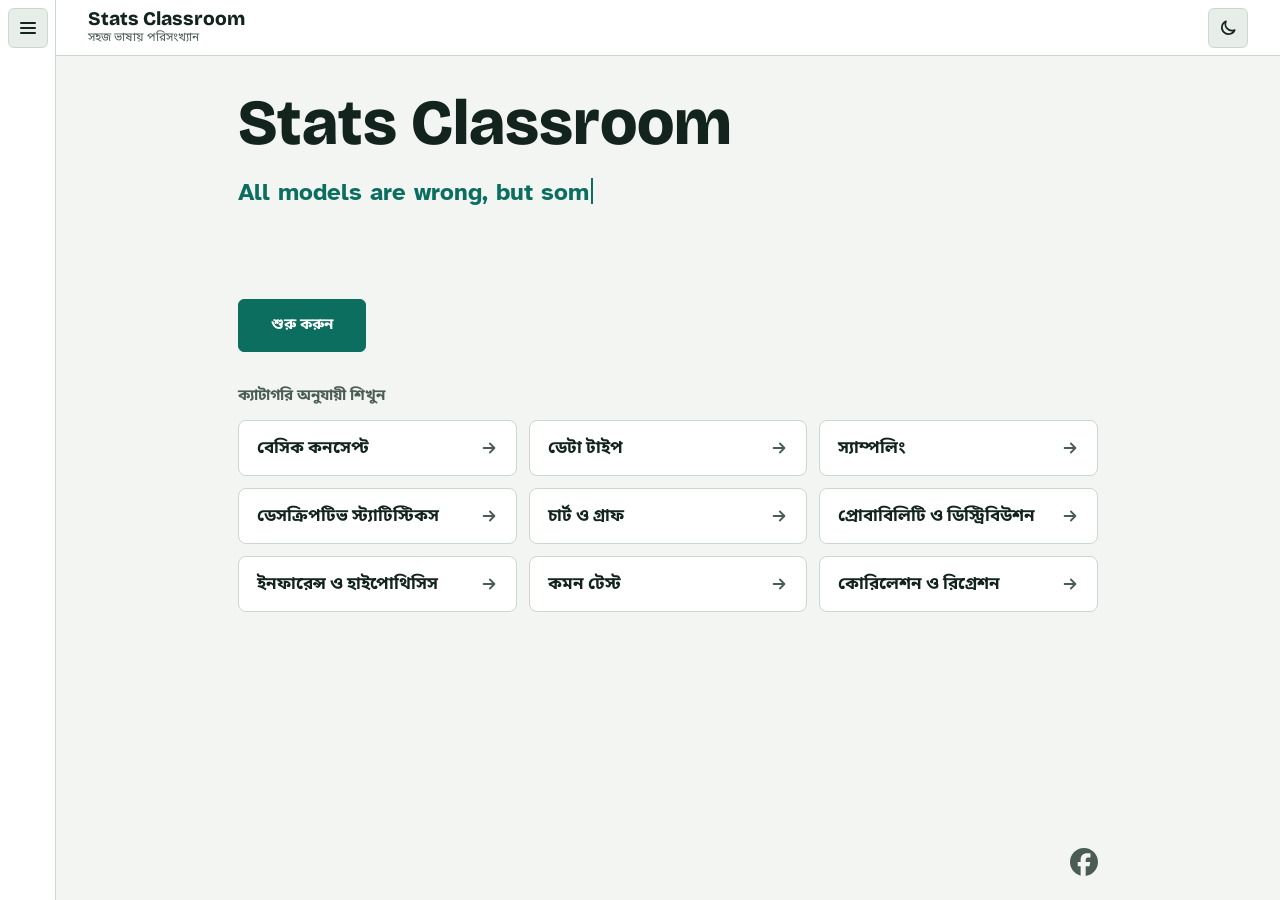
<file: index.html>
<!doctype html>
<html lang="bn">
<head>
<meta charset="utf-8">
<meta name="viewport" content="width=device-width, initial-scale=1">
<title>Stats Classroom | সহজ বাংলায় 100টি statistics term</title>
<meta name="description" content="ক্লাসরুম আর বিশ্ববিদ্যালয়ের উদাহরণ দিয়ে 100টি statistics term, সহজ বাংলায়। প্রতিটা term-এর সাথে নিজে করে দেখার একটা ছোট demo।">
<link rel="icon" href="data:,">
<script>try{var t=localStorage.getItem("sc-theme");if(t==="dark"||t==="light")document.documentElement.setAttribute("data-theme",t);}catch(e){}</script>
<link rel="preconnect" href="https://fonts.googleapis.com">
<link rel="preconnect" href="https://fonts.gstatic.com" crossorigin>
<link rel="stylesheet" href="https://fonts.googleapis.com/css2?family=Atkinson+Hyperlegible:wght@400;700&family=Bricolage+Grotesque:opsz,wght@12..96,700;12..96,800&family=Noto+Sans+Bengali:wght@400;700&display=swap">
<link rel="stylesheet" href="css/style.css">
<!-- Google Analytics (GA4) snippet এখানে বসবে, Measurement ID পেলে -->
</head>
<body>
<div class="app">
  <aside class="side" id="side" data-a="aria-label=sideLabel">
    <button class="railbtn" id="railbtn" type="button" aria-expanded="false" aria-controls="sidebody"><svg width="20" height="20" viewBox="0 0 20 20" aria-hidden="true"><path d="M3 5h14M3 10h14M3 15h14" stroke="currentColor" stroke-width="2" stroke-linecap="round" fill="none"/></svg></button>
    <div class="sidebody" id="sidebody">
      <a class="homelink" id="homelink" href="#home" data-t="home"></a>
      <input class="search" id="q" type="search" autocomplete="off" data-a="placeholder=searchPlaceholder;aria-label=searchLabel">
      <nav id="nav" data-a="aria-label=navLabel"></nav>
      <p class="none" id="none" data-t="noMatch" hidden></p>
    </div>
  </aside>
  <main class="main" id="main">
    <header class="topbar">
      <button class="iconbtn menubtn" id="navopen" type="button" aria-expanded="false" aria-controls="side" data-a="aria-label=browseAll"><svg width="20" height="20" viewBox="0 0 20 20" aria-hidden="true"><path d="M3 5h14M3 10h14M3 15h14" stroke="currentColor" stroke-width="2" stroke-linecap="round" fill="none"/></svg></button>
      <a class="logo" href="#home"><span class="logo-name" data-t="brand"></span><span class="logo-sub" data-t="topTag"></span></a>
      <button class="iconbtn themebtn" id="themebtn" type="button"><svg class="i-moon" width="20" height="20" viewBox="0 0 24 24" aria-hidden="true"><path d="M20 14.5A8 8 0 0 1 9.5 4a8 8 0 1 0 10.5 10.5z" fill="none" stroke="currentColor" stroke-width="2" stroke-linejoin="round"/></svg><svg class="i-sun" width="20" height="20" viewBox="0 0 24 24" aria-hidden="true"><circle cx="12" cy="12" r="4" fill="none" stroke="currentColor" stroke-width="2"/><path d="M12 2v3M12 19v3M2 12h3M19 12h3M4.9 4.9l2.1 2.1M17 17l2.1 2.1M4.9 19.1L7 17M17 7l2.1-2.1" stroke="currentColor" stroke-width="2" stroke-linecap="round"/></svg></button>
    </header>
    <div class="page">
    <article class="lesson" id="lesson"></article>
    <a class="banner" href="https://rkmri.co/NA5AMleem25M/" target="_blank" rel="noopener noreferrer" data-a="aria-label=bannerLabel"><img src="assets/banner.jpg" width="1400" height="197" data-a="alt=bannerAlt"></a>
    <div class="footrow"><a class="fb" href="https://www.facebook.com/zabir.insight" target="_blank" rel="noopener noreferrer" data-a="aria-label=facebookLabel"><svg viewBox="0 0 24 24" aria-hidden="true" focusable="false"><path fill="currentColor" d="M9.101 23.691v-7.98H6.627v-3.667h2.474v-1.58c0-4.085 1.848-5.978 5.858-5.978.401 0 .955.042 1.468.103a8.68 8.68 0 0 1 1.141.195v3.325a8.623 8.623 0 0 0-.653-.036 26.805 26.805 0 0 0-.733-.009c-.707 0-1.259.096-1.675.309a1.686 1.686 0 0 0-.679.622c-.258.42-.374.995-.374 1.752v1.297h3.919l-.386 2.103-.287 1.564h-3.246v8.245C19.396 23.238 24 18.179 24 12.044c0-6.627-5.373-12-12-12s-12 5.373-12 12c0 5.628 3.874 10.35 9.101 11.647Z"/></svg></a></div>
    </div>
  </main>
</div>
<div class="scrim" id="scrim" hidden></div>
<noscript><p style="padding:16px">এই সাইট দেখতে JavaScript চালু থাকতে হবে।</p></noscript>
<script src="data/ui.js"></script>
<script src="data/terms.js"></script>
<script src="data/lessons/basic-building-blocks.js"></script>
<script src="data/lessons/types-of-data.js"></script>
<script src="data/lessons/describing-data.js"></script>
<script src="data/lessons/showing-data.js"></script>
<script src="data/lessons/probability-and-distributions.js"></script>
<script src="data/lessons/drawing-conclusions.js"></script>
<script src="data/lessons/relationships-and-regression.js"></script>
<script src="js/demos/common.js"></script>
<script src="js/demos/grid.js"></script>
<script src="js/demos/columns.js"></script>
<script src="js/demos/units.js"></script>
<script src="js/demos/sorting.js"></script>
<script src="js/demos/describing.js"></script>
<script src="js/demos/shape.js"></script>
<script src="js/demos/tally.js"></script>
<script src="js/demos/showing.js"></script>
<script src="js/demos/probability.js"></script>
<script src="js/demos/conclusions.js"></script>
<script src="js/demos/relationships.js"></script>
<script src="js/app.js"></script>
</body>
</html>
</file>
<file: css/style.css>
/* Layout. A rail with all 100 terms on the left, one lesson at a time on the right,
   with the live demo as the centre of every lesson. Green-tinted neutrals, teal as the main
   accent and burnt orange as the second mark colour inside demos. Bengali text never gets
   uppercase or letter-spacing. */
:root{
  --bg:#F2F5F2;
  --surface:#FFFFFF;
  --surface-2:#E7EEE9;
  --ink:#13231D;
  --ink-2:#4B5C54;
  --line:#CBD7CF;
  --accent:#0B6E5F;
  --accent-ink:#FFFFFF;
  --accent-soft:#D5ECE5;
  --c2:#B4530A;
  --font-display:'Bricolage Grotesque','Segoe UI',system-ui,-apple-system,sans-serif;
  --font-body:'Atkinson Hyperlegible','Noto Sans Bengali','Nirmala UI','Segoe UI',system-ui,sans-serif;
  --font-bn:'Noto Sans Bengali','Atkinson Hyperlegible','Nirmala UI','Segoe UI',system-ui,sans-serif;
}
@media (prefers-color-scheme: dark){
  :root:not([data-theme="light"]){
    --bg:#0E1714;
    --surface:#15221D;
    --surface-2:#1D2D27;
    --ink:#E4EFE9;
    --ink-2:#9DB3A9;
    --line:#2B3F37;
    --accent:#4FD1B5;
    --accent-ink:#06241D;
    --accent-soft:#17382F;
    --c2:#F0A35E;
    color-scheme:dark;
  }
}
:root[data-theme="dark"]{
  --bg:#0E1714;
  --surface:#15221D;
  --surface-2:#1D2D27;
  --ink:#E4EFE9;
  --ink-2:#9DB3A9;
  --line:#2B3F37;
  --accent:#4FD1B5;
  --accent-ink:#06241D;
  --accent-soft:#17382F;
  --c2:#F0A35E;
  color-scheme:dark;
}

*{box-sizing:border-box}
html,body{height:100%}
body{margin:0;background:var(--bg);color:var(--ink);font-family:var(--font-bn);font-size:17px;line-height:1.8}
button,input{font-family:inherit}
:focus-visible{outline:2px solid var(--accent);outline-offset:2px}
.sr{position:absolute;width:1px;height:1px;overflow:hidden;clip:rect(0 0 0 0);white-space:nowrap}

.app{display:grid;grid-template-columns:minmax(0,1fr);height:100%}

/* Bottom banner. The last big element of every lesson page, same width as the lesson text. */
.banner{display:block;flex:none;width:100%;margin-top:40px;border-radius:8px;overflow:hidden;background:#0b5a4d;line-height:0}
.banner{aspect-ratio:1400/197}
.banner img{display:block;width:100%;height:auto;aspect-ratio:1400/197}
.banner:hover img,.banner:focus-visible img{filter:brightness(1.08)}
/* Footer row. Sits directly under the banner, same width, right aligned. Part of the page flow. */
.footrow{flex:none;display:flex;justify-content:flex-end;width:100%;margin-top:10px}
.fb{display:inline-flex;width:28px;height:28px;color:var(--ink-2)}
.fb svg{display:block;width:28px;height:28px}
.fb:hover,.fb:focus-visible{color:var(--accent)}

/* Sidebar pieces that only exist on wide screens */
.railbtn,.iconbtn.menubtn{display:none}

/* Sidebar */
.side{height:100%;overflow-y:auto;background:var(--surface);border-right:1px solid var(--line);padding:22px 16px 32px}
.brand{font-family:var(--font-display);font-weight:800;font-size:1.6rem;line-height:1.2}
.search{width:100%;margin-bottom:12px;padding:10px 12px;border:1px solid var(--line);border-radius:6px;background:var(--bg);color:var(--ink);font:inherit;font-size:.95rem}
details.cat{border-top:1px solid var(--line)}
details.cat summary{cursor:pointer;list-style:none;padding:12px 4px;display:flex;align-items:center;gap:8px;font-weight:700;font-size:.95rem}
details.cat summary::-webkit-details-marker{display:none}
details.cat summary .count{margin-left:auto;color:var(--ink-2);font-weight:400;font-size:.85rem}
details.cat summary::after{content:"+";width:14px;text-align:center;color:var(--ink-2)}
details.cat[open] summary::after{content:"\2212"}
.terms{list-style:none;margin:0 0 10px;padding:0}
.terms a{display:flex;align-items:center;gap:10px;padding:6px 10px;border-radius:6px;color:var(--ink);text-decoration:none;font-size:.95rem;line-height:1.5}
.tn{display:flex;flex-direction:column}
.tn .en{font-family:var(--font-body);font-size:.78rem;opacity:.75;line-height:1.3}
.terms a:hover{background:var(--surface-2)}
.terms li a[aria-current="page"]{background:var(--accent);color:var(--accent-ink)}
.none{color:var(--ink-2);font-size:.9rem;margin:12px 4px}

/* Main */
.main{height:100%;overflow-y:auto;min-width:0;display:flex;flex-direction:column}
/* Thin sticky top bar. Brand with a fixed small line under it on the left, theme button on the right. */
.topbar{position:sticky;top:0;z-index:5;flex:none;height:56px;display:flex;align-items:center;gap:12px;padding-inline:clamp(16px,4vw,32px);background:var(--surface);border-bottom:1px solid var(--line)}
.logo{display:flex;flex-direction:column;min-width:0;color:var(--ink);text-decoration:none}
.logo-name{font-family:var(--font-display);font-weight:800;font-size:1.2rem;line-height:1.15}
.logo-sub{font-size:.75rem;line-height:1.4;color:var(--ink-2)}
.logo:hover .logo-name{color:var(--accent)}
.iconbtn{display:flex;width:40px;height:40px;padding:0;align-items:center;justify-content:center;border:1px solid var(--line);border-radius:6px;background:var(--surface-2);color:var(--ink);cursor:pointer;flex:none}
.iconbtn:hover{border-color:var(--accent)}
.themebtn{margin-left:auto}
.themebtn .i-sun{display:none}
:root[data-theme="dark"] .themebtn .i-sun{display:block}
:root[data-theme="dark"] .themebtn .i-moon{display:none}
/* One centred column for everything on the page. */
.page{flex:1 0 auto;display:flex;flex-direction:column;width:100%;max-width:924px;margin-inline:auto;padding:32px clamp(16px,4vw,32px) 24px}
.lesson{display:flex;flex-direction:column;gap:32px;width:100%;flex:1 0 auto}
.homelink{display:flex;align-items:center;gap:10px;padding:8px 10px;margin-bottom:10px;border-radius:6px;color:var(--ink);text-decoration:none;font-weight:700}
.homelink:hover{background:var(--surface-2)}
.homelink[aria-current="page"]{background:var(--accent);color:var(--accent-ink)}
/* Home page */
.hero-title{font-family:var(--font-display);font-weight:800;font-size:clamp(2.4rem,8vw,4rem);line-height:1.1;margin:0}
.quote{display:grid;margin-top:16px}
.quote>*{grid-area:1/1;min-width:0}
.qghost{visibility:hidden}
.qtext{margin:0;font-family:var(--font-body);font-weight:700;font-size:clamp(1.1rem,3vw,1.5rem);line-height:1.5;color:var(--accent)}
.qby{margin:6px 0 0;font-family:var(--font-body);font-size:.95rem;line-height:1.5;color:var(--ink-2);opacity:0;transition:opacity .6s ease}
.qby.on{opacity:1}
.cursor{display:inline-block;width:2px;height:1.1em;margin-left:2px;vertical-align:-.15em;background:currentColor;animation:blink 1s steps(1) infinite}
@keyframes blink{50%{opacity:0}}
.btn.cta{margin-top:24px;background:var(--accent);border-color:var(--accent);color:var(--accent-ink);font-weight:700;padding:14px 32px;transition:filter .15s ease}
.btn.cta:hover,.btn.cta:focus-visible{filter:brightness(.88);border-color:var(--accent)}
.cards{display:grid;grid-template-columns:minmax(0,1fr);gap:12px;margin-top:12px}
.card{display:flex;align-items:center;justify-content:space-between;gap:12px;cursor:pointer;min-height:56px;padding:10px 18px;background:var(--surface);border:1px solid var(--line);border-radius:8px;color:var(--ink);text-decoration:none;font-weight:700;line-height:1.5}
.card:hover,.card:focus-visible{border-color:var(--accent);color:var(--accent)}
.card-arrow{flex:none;color:var(--ink-2);transition:transform .15s ease,color .15s ease}
.card:hover .card-arrow,.card:focus-visible .card-arrow{color:var(--accent);transform:translateX(3px)}
.banner[hidden]{display:none}
@media (min-width:560px){.cards{grid-template-columns:repeat(2,minmax(0,1fr))}}
@media (min-width:900px){.cards{grid-template-columns:repeat(3,minmax(0,1fr))}}
.label{margin:0;font-size:.95rem;font-weight:700;color:var(--ink-2);line-height:1.6}
.crumb{font-size:.95rem;font-weight:700;color:var(--accent)}
h1.term{font-family:var(--font-bn);font-weight:700;font-size:clamp(1.9rem,5.5vw,3rem);line-height:1.3;margin:8px 0 0;text-wrap:balance}
.def{font-size:1.25rem;line-height:1.7;margin:16px 0 0;max-width:60ch;text-wrap:pretty}
/* Long definition, a list of short paragraphs. Slightly smaller type and a roomy line height, so several lines stay easy to read. */
.def.long{display:flex;flex-direction:column;gap:14px;font-size:1.12rem;line-height:1.85}
.def.long p{margin:0}
.head{display:block}
.sec{display:flex;flex-direction:column;gap:10px}
.sec p{margin:0;max-width:65ch}
/* The example has no heading. A light rule and some space set it apart from the definition above. */
.sec.example{border-top:1px solid var(--line);padding-top:28px;margin-top:4px;gap:14px}
.panel{background:var(--surface);border:1px solid var(--line);border-radius:8px;padding:20px;min-width:0}
.demo{display:flex;flex-direction:column;gap:16px}
#demo{display:flex;flex-direction:column;gap:16px;min-width:0}
.hint{margin:0;color:var(--ink-2);font-size:.95rem}
.remember{background:var(--surface-2);padding:18px 20px;border-radius:6px;display:flex;flex-direction:column;gap:8px}
.remember p{margin:0;max-width:65ch}
.soon{border-style:dashed}
.soon p{margin:8px 0 0;max-width:60ch;color:var(--ink-2)}

/* Controls */
.btn{font:inherit;font-size:.95rem;border:1px solid var(--line);background:var(--surface-2);color:var(--ink);padding:9px 14px;border-radius:6px;cursor:pointer;text-decoration:none;display:inline-flex;flex-direction:column;gap:2px;line-height:1.5}
.btn:hover{border-color:var(--accent)}
.btn[disabled]{opacity:.5;cursor:default}
.btn small{color:var(--ink-2);font-size:.9rem}
.btn.row{flex-direction:row;align-items:center}
.controls,.presets{display:flex;flex-wrap:wrap;gap:10px}
.ctl{display:flex;flex-direction:column;gap:6px}
.ctl label{font-weight:700}
.ctl .val{font-variant-numeric:tabular-nums;color:var(--accent)}
input[type=range]{width:100%;min-height:30px;accent-color:var(--accent);margin:0}
.stats{display:flex;flex-wrap:wrap;gap:12px 36px}
.stat .n{font-family:var(--font-display);font-weight:800;font-size:2.1rem;line-height:1.05;font-variant-numeric:tabular-nums}
.stat .k{font-size:.9rem;color:var(--ink-2);line-height:1.5}
.stat .n.a{color:var(--accent)}
.stat .n.b{color:var(--c2)}
.msg{margin:0;padding:10px 14px;background:var(--surface-2);border-radius:6px;max-width:65ch}
.swatches{display:flex;flex-wrap:wrap;gap:6px 18px;font-size:.88rem;color:var(--ink-2)}
.swatches span{display:inline-flex;align-items:center;gap:8px}
.sw{width:14px;height:14px;border-radius:3px;display:inline-block}
.sw.a{background:var(--accent);opacity:.4}
.sw.b{background:var(--c2)}
.sw.c{border:2.5px solid var(--ink)}
.sw.d{background:var(--accent)}
.sw.e{background:var(--accent-soft);border:1px solid var(--accent)}

/* Charts */
.chart-box{width:100%;min-width:0}
.chart{display:block;max-width:100%}
.chart .axis{stroke:var(--ink-2);stroke-width:1.5}
.chart .grid{stroke:var(--line);stroke-width:1}
.chart .t{fill:var(--ink-2);font-size:13px;font-family:var(--font-body)}
.chart .t.strong{font-weight:700;font-size:14px}
.chart .t.a{fill:var(--accent)}
.chart .t.b{fill:var(--c2)}
.chart .medline{stroke:var(--accent);stroke-width:2;stroke-dasharray:4 4}
.chart .medmark{fill:var(--accent)}
.chart .meanmark{fill:var(--c2)}
.chart .dot-s{fill:var(--accent);stroke:var(--surface);stroke-width:2;cursor:grab}
.chart .dot-s.extra,.chart .dot-s.hit{fill:var(--c2)}
.chart .dot-s:focus-visible{outline:none;stroke:var(--ink);stroke-width:3}
.chart .band{fill:var(--accent-soft)}
.chart .meanln{stroke:var(--ink-2);stroke-width:1.5;stroke-dasharray:4 4}
.chart .sd-in{fill:var(--accent)}
.chart .sd-out{fill:var(--c2)}
.chart .brk{stroke:var(--accent);stroke-width:2;fill:none}
.chart .pt{fill:var(--accent);fill-opacity:.8;stroke:var(--surface);stroke-width:1}
.chart .fit{stroke:var(--c2);stroke-width:2.5;fill:none}
.chart .bar{fill:var(--accent);fill-opacity:.4}
.chart .bar.ext{fill:var(--c2);fill-opacity:1}
.chart .bar.obs{stroke:var(--ink);stroke-width:2.5}

.btn[aria-pressed="true"]{border-color:var(--accent);background:var(--accent-soft)}
.sw.f{background:var(--ink-2)}
.chart .hbar{fill:var(--accent);fill-opacity:.55;cursor:pointer}
.chart .hbar.hot{fill:var(--c2);fill-opacity:1}
.chart .ref{stroke:var(--ink-2);stroke-width:2;stroke-dasharray:5 4;fill:none}
.chart .curve{stroke:var(--accent);stroke-width:2.5;fill:none}
.chart .area{fill:var(--accent);fill-opacity:.3}
.chart .ci{stroke:var(--accent);stroke-width:3;stroke-linecap:round}
.chart .ci.miss{stroke:var(--c2)}
.chart .cidot{fill:var(--accent)}
.chart .cidot.miss{fill:var(--c2)}
.chart .truth{stroke:var(--ink);stroke-width:1.5;stroke-dasharray:4 4}
.chart .res{stroke:var(--ink-2);stroke-width:2;stroke-dasharray:3 3}
.pager{display:flex;flex-wrap:wrap;justify-content:space-between;gap:12px}
.pager .btn{max-width:100%}
.scrim{position:fixed;inset:0;background:rgba(0,0,0,.45);z-index:15}

@media (max-width:859px){
  .app{display:block}
  .iconbtn.menubtn{display:flex}
  .side{position:fixed;top:0;bottom:0;left:0;z-index:20;width:min(340px,88vw);padding-top:calc(22px + env(safe-area-inset-top,0px));padding-bottom:calc(32px + env(safe-area-inset-bottom,0px));transform:translateX(-100%);visibility:hidden;transition:transform .2s ease,visibility .2s}
  .side.open{transform:none;visibility:visible}
  .page{padding-top:20px}
  .panel{padding:16px}
}
/* Wide screens. The term list rests as a slim rail and opens on hover or on the menu button. */
@media (min-width:860px){
  .app{padding-left:56px}
  .side{position:fixed;top:0;bottom:0;left:0;z-index:12;width:56px;padding:0;overflow:hidden;transition:width .18s ease,box-shadow .18s ease}
  .side:hover:not(.shut),.side.pinned{width:310px;box-shadow:6px 0 28px rgba(0,0,0,.22)}
  .railbtn{display:flex;position:fixed;top:8px;left:8px;z-index:14;width:40px;height:40px;padding:0;align-items:center;justify-content:center;border:1px solid var(--line);border-radius:6px;background:var(--surface-2);color:var(--ink);cursor:pointer}
  .railbtn:hover{border-color:var(--accent)}
  .sidebody{width:310px;height:100%;overflow-y:auto;padding:64px 16px 32px;visibility:hidden;opacity:0;transition:opacity .15s ease,visibility 0s linear .18s}
  .side:hover:not(.shut) .sidebody,.side.pinned .sidebody{visibility:visible;opacity:1;transition-delay:0s}
}
@media (prefers-reduced-motion:reduce){*{transition:none!important}.cursor{animation:none}.card:hover .card-arrow,.card:focus-visible .card-arrow{transform:none}}
.banner[hidden]+.footrow{margin-top:40px}
/* Scroll reveal for the bottom banner. The .reveal class is added by JavaScript only, so without JavaScript the banner is always visible. The space is already reserved by the aspect ratio. */
.banner.reveal{opacity:0;transform:translateY(16px);transition:opacity .7s ease,transform .7s ease}
.banner.reveal.in{opacity:1;transform:none}
@media (prefers-reduced-motion:reduce){.banner.reveal{opacity:1;transform:none;transition:none}}
/* Tally table and bars */
.tally{width:100%;border-collapse:collapse}
.tally th,.tally td{padding:6px;text-align:left;border-bottom:1px solid var(--line);font-variant-numeric:tabular-nums;line-height:1.5}
.tally th{font-size:.9rem;color:var(--ink-2);font-weight:700}
.tally td.num{font-family:var(--font-display);font-weight:800;font-size:1.2rem}
.tally tfoot td{font-weight:700;border-bottom:0}
.tally .acts{display:flex;gap:6px;justify-content:flex-end}
.tbtn{width:40px;height:40px;padding:0;display:inline-flex;align-items:center;justify-content:center;border:1px solid var(--line);border-radius:6px;background:var(--surface-2);color:var(--ink);font-size:1.3rem;line-height:1;cursor:pointer}
.tbtn:hover{border-color:var(--accent)}
.tbtn[disabled]{opacity:.4;cursor:default}
.chart .tbar{fill:var(--accent);fill-opacity:.75}
.chart .tbar.hot{fill:var(--c2);fill-opacity:1}
@media (max-width:480px){.tbtn{width:34px;height:34px}.tally .acts{gap:4px}.tally th,.tally td{padding:6px 3px}.tally td.num{font-size:1.05rem}}
/* Student grid and column table */
.stugrid{display:grid;gap:6px}
.stu{aspect-ratio:1;min-width:0;padding:0;display:flex;align-items:center;justify-content:center;font:inherit;font-size:.8rem;font-variant-numeric:tabular-nums;color:var(--ink-2);background:var(--surface-2);border:1px solid var(--line);border-radius:8px;cursor:pointer;transition:background .12s ease,border-color .12s ease}
.stu:hover{border-color:var(--accent)}
.stu.on{background:var(--accent);border-color:var(--accent);color:var(--accent-ink);font-weight:700}
.stu:not(:has(span))::before{content:"";width:46%;height:46%;border-radius:50%;background:currentColor;opacity:.55}
.stu.on:not(:has(span))::before{opacity:1}
.sw.stu-pop{background:var(--surface-2);border:1px solid var(--ink-2)}
.sw.stu-sample{background:var(--accent)}
.tablewrap{overflow-x:auto}
.tally.cols td,.tally.cols th{white-space:nowrap}
.colbtn{font:inherit;font-weight:700;color:var(--ink);background:var(--surface-2);border:1px solid var(--line);border-radius:6px;padding:4px 10px;cursor:pointer}
.colbtn:hover{border-color:var(--accent)}
.colbtn.on{background:var(--accent);border-color:var(--accent);color:var(--accent-ink)}
.tally td.colsel{background:var(--accent-soft)}
.tablewrap.tall{max-height:300px;overflow-y:auto}
.tablewrap.tall thead th{position:sticky;top:0;background:var(--surface)}
/* Sorting demo (types of data). Only the chips take touch-action none, so the page still scrolls everywhere else. */
.sortarea{display:flex;flex-direction:column;gap:14px;min-width:0}
.boxes{display:grid;grid-template-columns:repeat(auto-fit,minmax(min(100%,230px),1fr));gap:14px}
.zone{border:1px dashed var(--line);border-radius:8px;padding:12px;background:var(--surface);display:flex;flex-direction:column;gap:6px;min-width:0}
.zone.box{border-style:solid}
.zone.over{border-color:var(--accent);background:var(--accent-soft)}
.bname{font-weight:700}
.bnote{font-size:.9rem;color:var(--ink-2)}
.slot{display:flex;flex-wrap:wrap;gap:8px;min-height:48px;align-items:flex-start;align-content:flex-start;padding-top:4px}
.ph{color:var(--ink-2);font-size:.9rem;align-self:center}
.chip{touch-action:none;user-select:none;-webkit-user-select:none;cursor:grab;font:inherit;color:var(--ink);background:var(--surface-2);border:1px solid var(--line);border-radius:8px;padding:6px 12px;min-height:44px;display:flex;flex-direction:column;align-items:flex-start;gap:0;line-height:1.5;text-align:left;max-width:100%}
.chip:hover{border-color:var(--accent)}
.chip .ct{font-weight:700}
.chip .cs{font-size:.82rem;color:var(--ink-2)}
.chip.ok{background:var(--accent-soft);border-color:var(--accent)}
.chip.bad{border-color:var(--c2);border-width:2px;padding:5px 11px}
.chip.ok .ct::before{content:"✓ "}
.chip.bad .ct::before{content:"✕ ";color:var(--c2)}
.chip.drag{position:relative;z-index:20;cursor:grabbing;box-shadow:0 6px 18px rgba(0,0,0,.25);opacity:.95}
</file>
